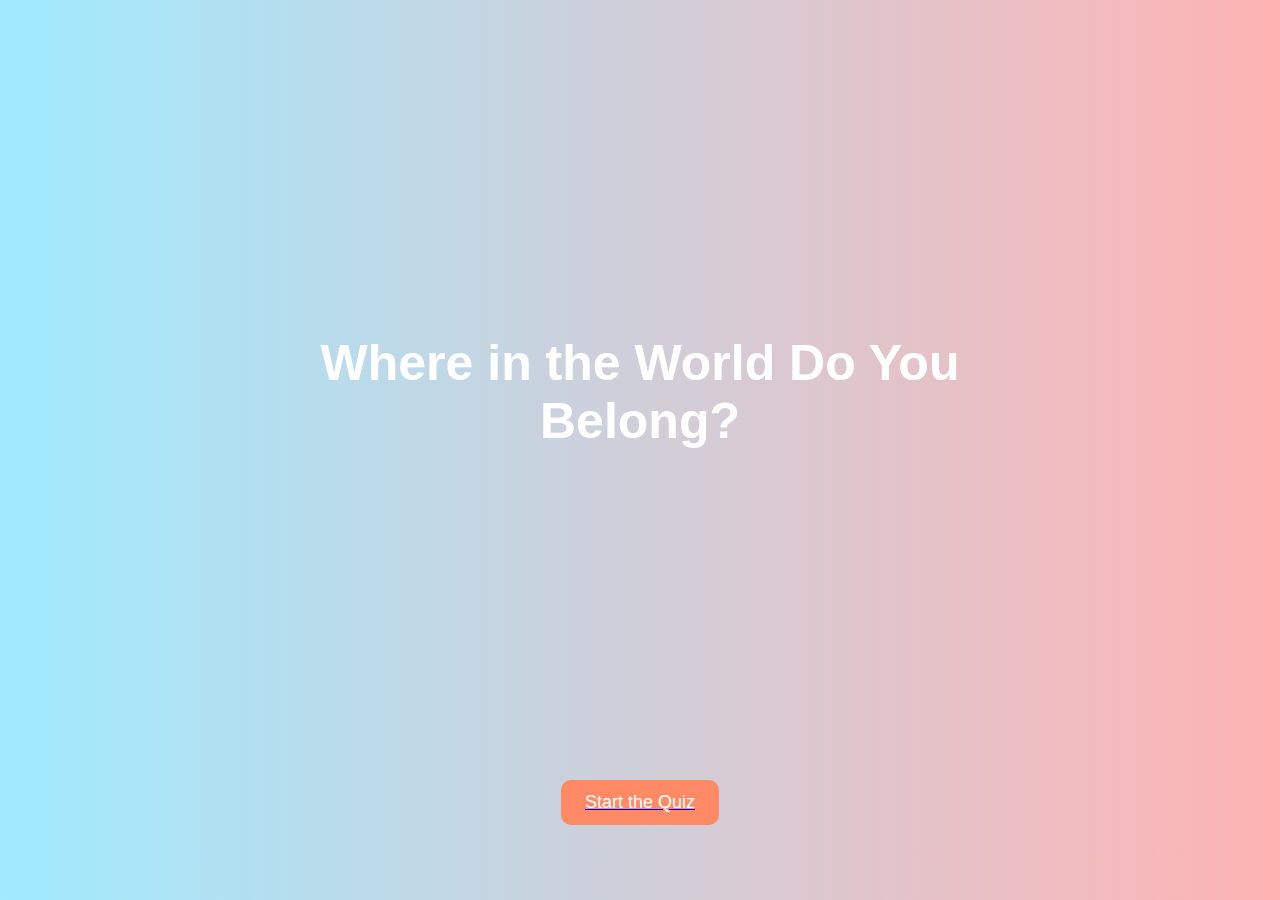
<file: quiz/index.html>
<!DOCTYPE html>
<html lang="en">
<head>
  <meta charset="UTF-8" />
  <title>Where in the World Do You Belong?</title>
  <link rel="stylesheet" href="quizmain.css" />

  <script src="../script.js" defer></script>
</head>
<body>
  <h1>Where in the World Do You Belong?</h1>
  <a href="quiz1.html">
    <button>Start the Quiz</button>
  </a>
</body>
</html>
</file>
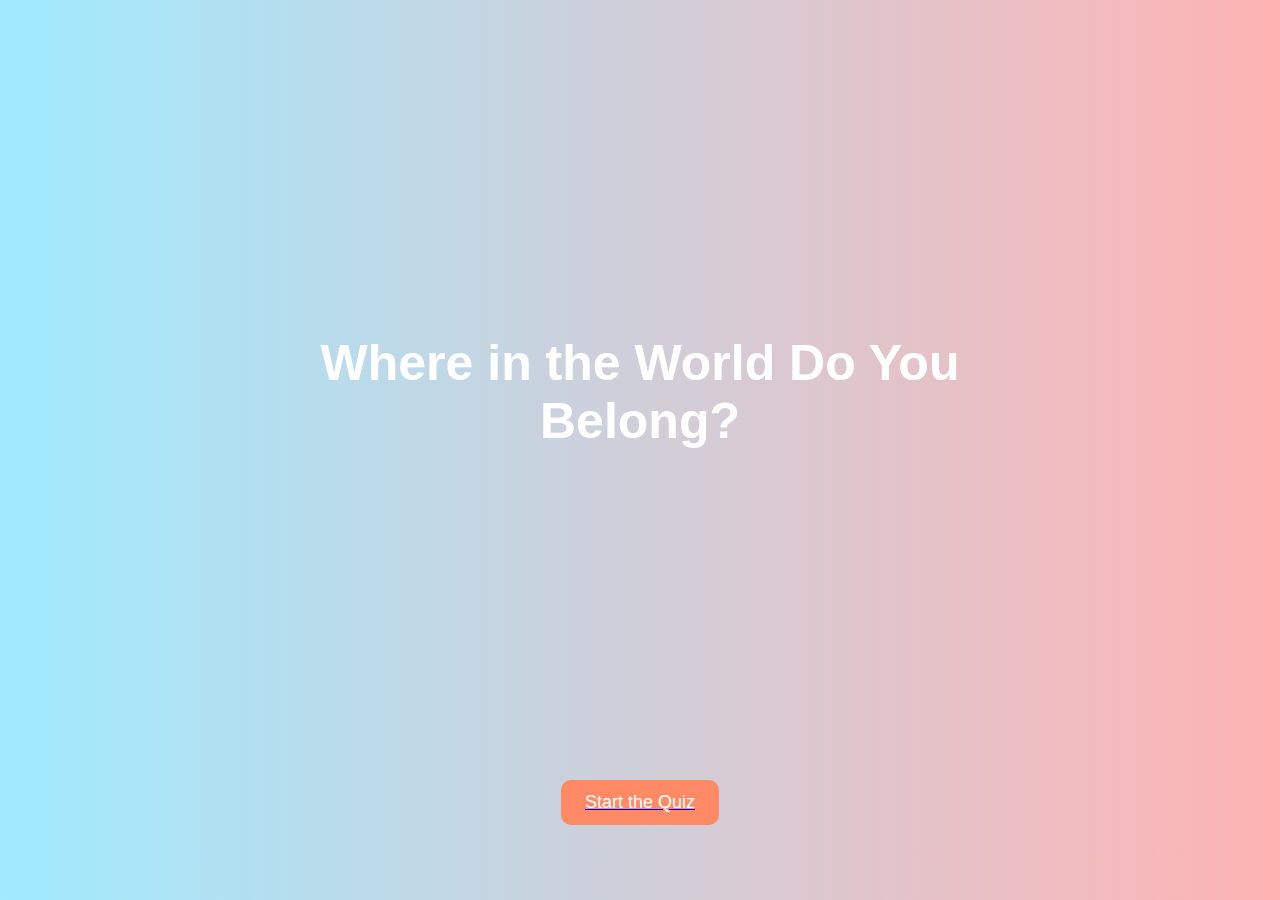
<file: javascript.html>
<!DOCTYPE html>
<html lang="en">
<head>
    <meta charset="UTF-8" />
    <title>Where in the World Do You Belong?</title>
    <link rel="stylesheet" href="quizmain.css" />
</head>
<h1>Where in the World Do You Belong?</h1>
<body>
    <a href="quiz1.html">
        <button>Start the Quiz</button>
    </a>
</body>

</html>
</file>
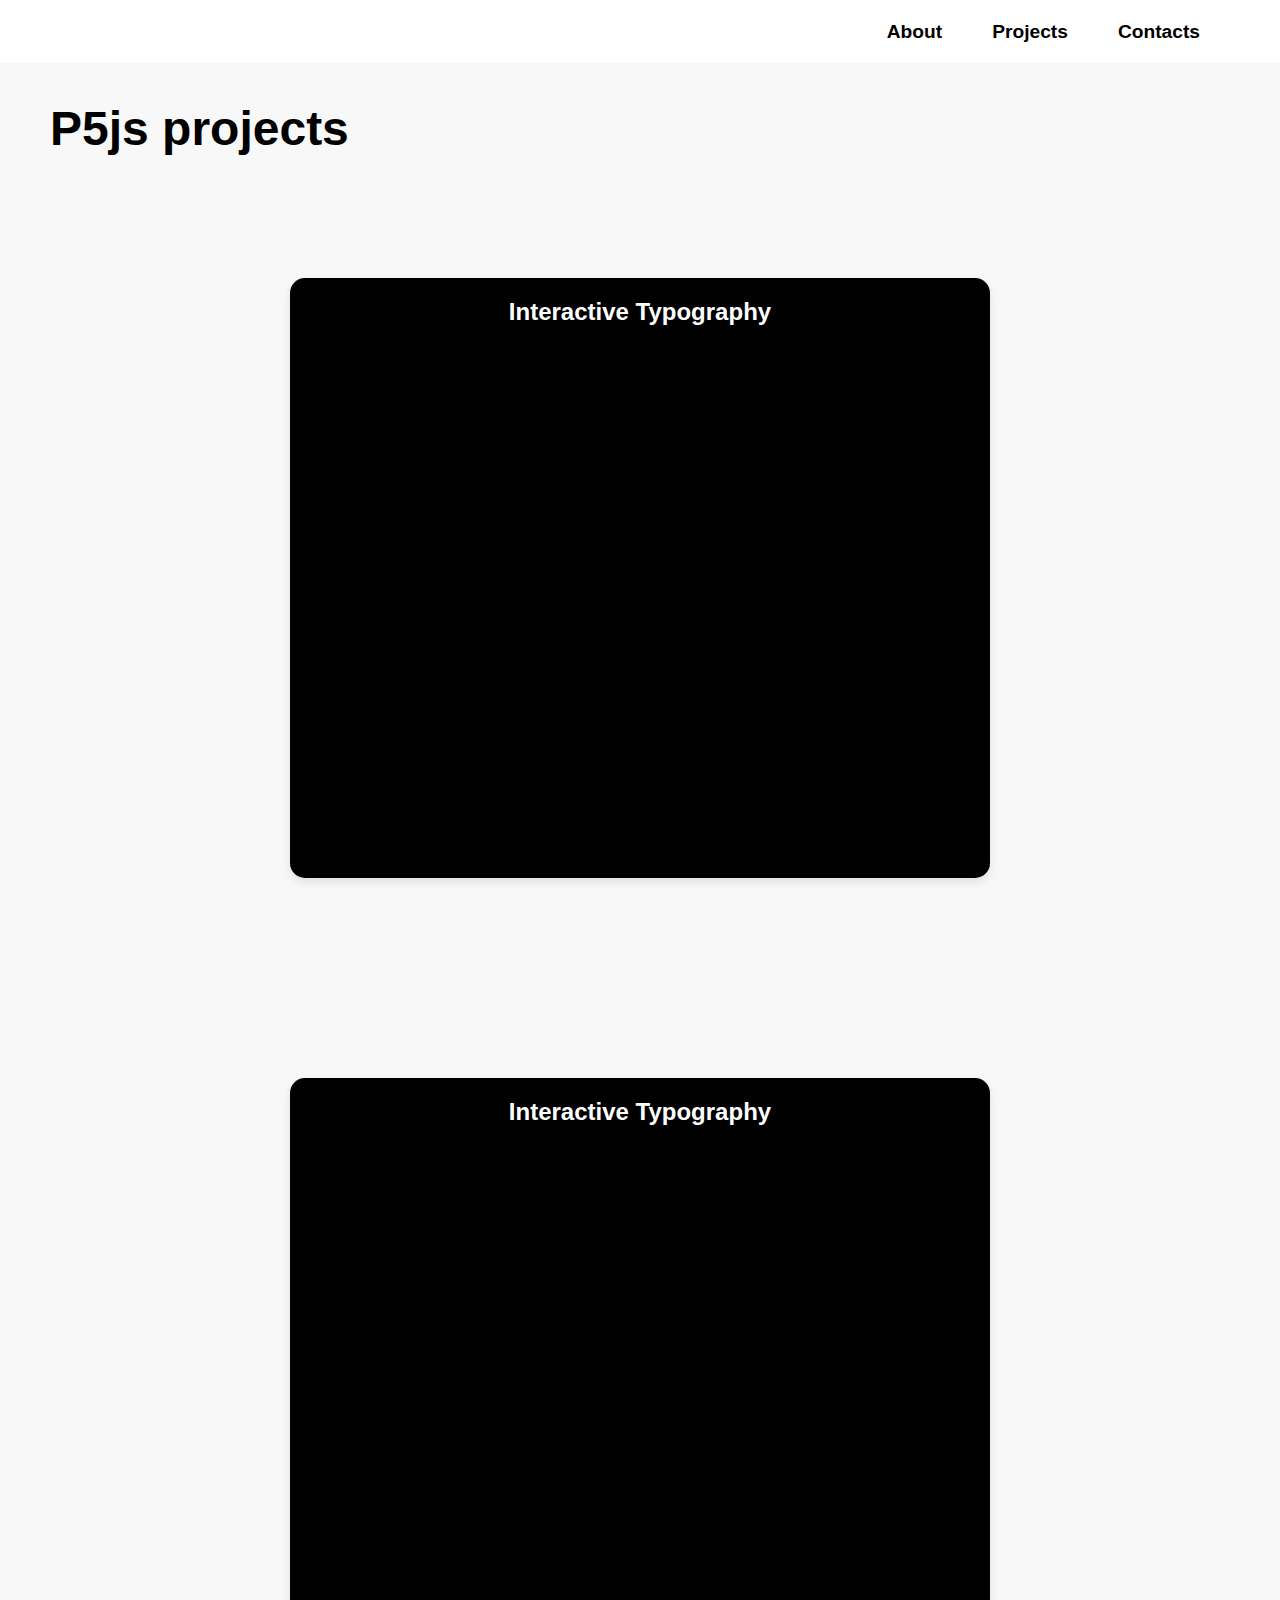
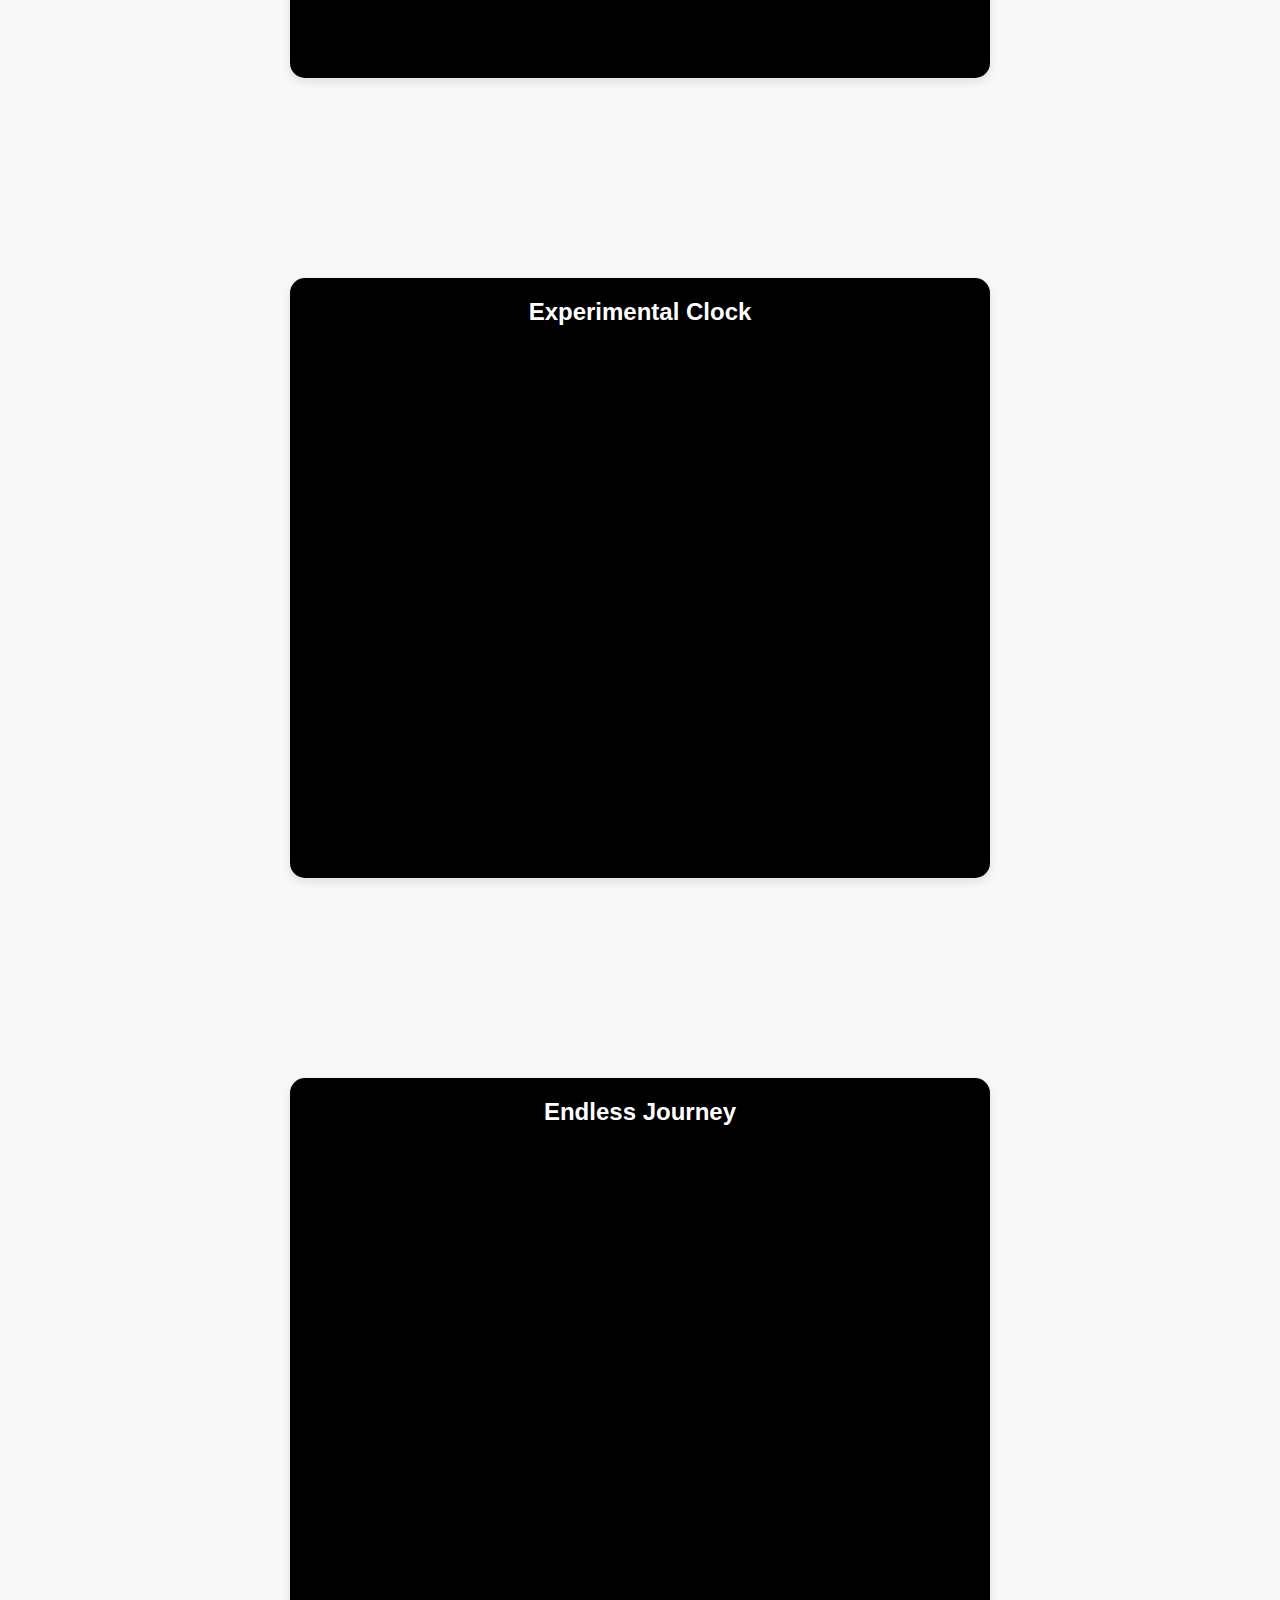
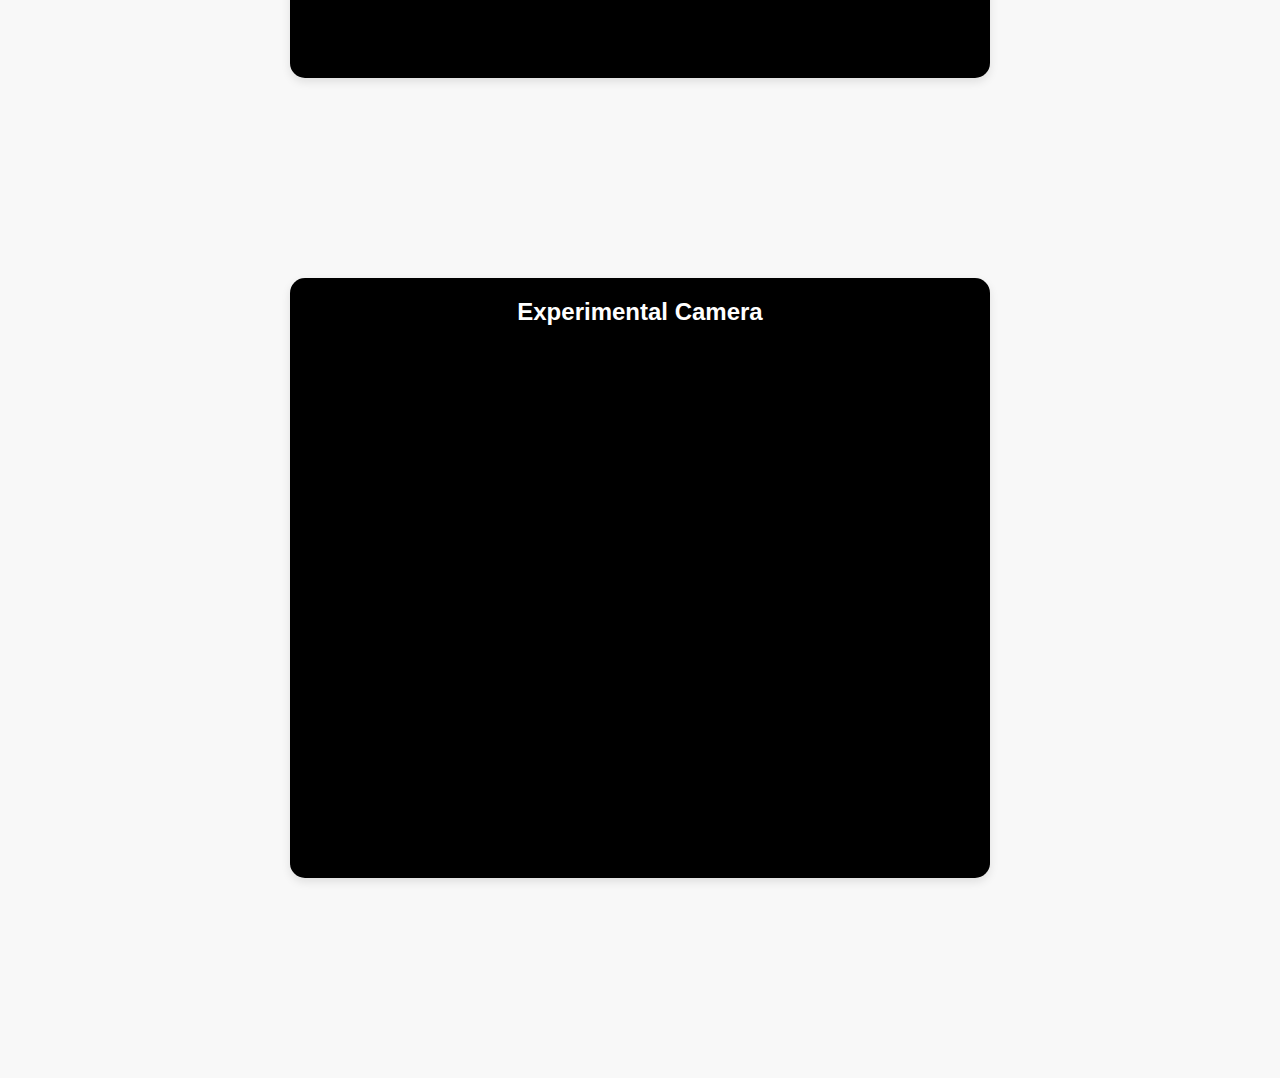
<file: p5js.html>
<!DOCTYPE html>
<html lang="en">
<head>
    <meta charset="UTF-8">
    <meta name="viewport" content="width=device-width, initial-scale=1.0">
    <title>P5.js Projects</title>

    <!-- 스타일 파일 -->
    <link rel="stylesheet" href="stylep5js.css">
</head>
<body>
    <header>
        <nav>
            <ul>
                <li><a href="index.html#About">About</a></li>
                <li><a href="index.html#Projects">Projects</a></li>
                <li><a href="index.html#Contacts">Contacts</a></li>
                
            </ul>
        </nav>
    </header>
    <section id="p5jsPage" class="p5js-section">
        <h1>P5js projects</h1>

    <main>
        <section id="P5jsPage" class="p5js-section">
            <div class="p5js-content">
                <div class="p5js-item">
                    <h2>Interactive Typography</h2>
                    <div class="p5js-frame">
                        <iframe 
                        src=https://editor.p5js.org/RainaYoo/full/ZCTosl9dA
                            width="600"
                            height="600"
                            style="border:none; border-radius: 10px;">
                        </iframe>
                    </div>
                </div>
            </div>
        </section>
   
            <!-- P5.js Projects 페이지 -->
            <section id="P5jsPage" class="p5js-section">
                <div class="p5js-content">
                    <div class="p5js-item">
                        <h2>Interactive Typography</h2>
                        <div class="p5js-frame">
                            <iframe 
                            src="https://editor.p5js.org/RainaYoo/full/QSn1y914t"
                                width="600"
                                height="600"
                                style="border:none; border-radius: 10px;">
                            </iframe>
                        </div>
                    </div>
                </div>
            </section>
            <section id="P5jsPage" class="p5js-section">
              <div class="p5js-content">
                  <div class="p5js-item">
                      <h2>Experimental Clock</h2>
                      <div class="p5js-frame">
                          <iframe 
                          src="https://editor.p5js.org/RainaYoo/full/MhYQZMDsJM"
                              width="600"
                              height="600"
                              style="border:none; border-radius: 10px;">
                          </iframe>
                      </div>
                  </div>
              </div>
          </section>
        
        <section id="P5jsPage" class="p5js-section">
          <div class="p5js-content">
              <div class="p5js-item">
                  <h2>Endless Journey</h2>
                  <div class="p5js-frame">
                      <iframe 
                      src="https://editor.p5js.org/RainaYoo/full/tlkIv35eC"
                          width="600"
                          height="600"
                          style="border:none; border-radius: 10px;">
                      </iframe>
                  </div>
              </div>
          </div>
      </section>

      <section id="P5jsPage" class="p5js-section">
        <div class="p5js-content">
            <div class="p5js-item">
                <h2>Experimental Camera</h2>
                <div class="p5js-frame">
                    <iframe src="https://editor.p5js.org/RainaYoo/full/_CehONSnA"
                    allow="autoplay;camera;microphone"
                        width="600"
                        height="600"
                        style="border:none; border-radius: 10px;">
                    </iframe>
                </div>
            </div>
        </div>
    </section>
    </main>
</body>
</html>
</file>
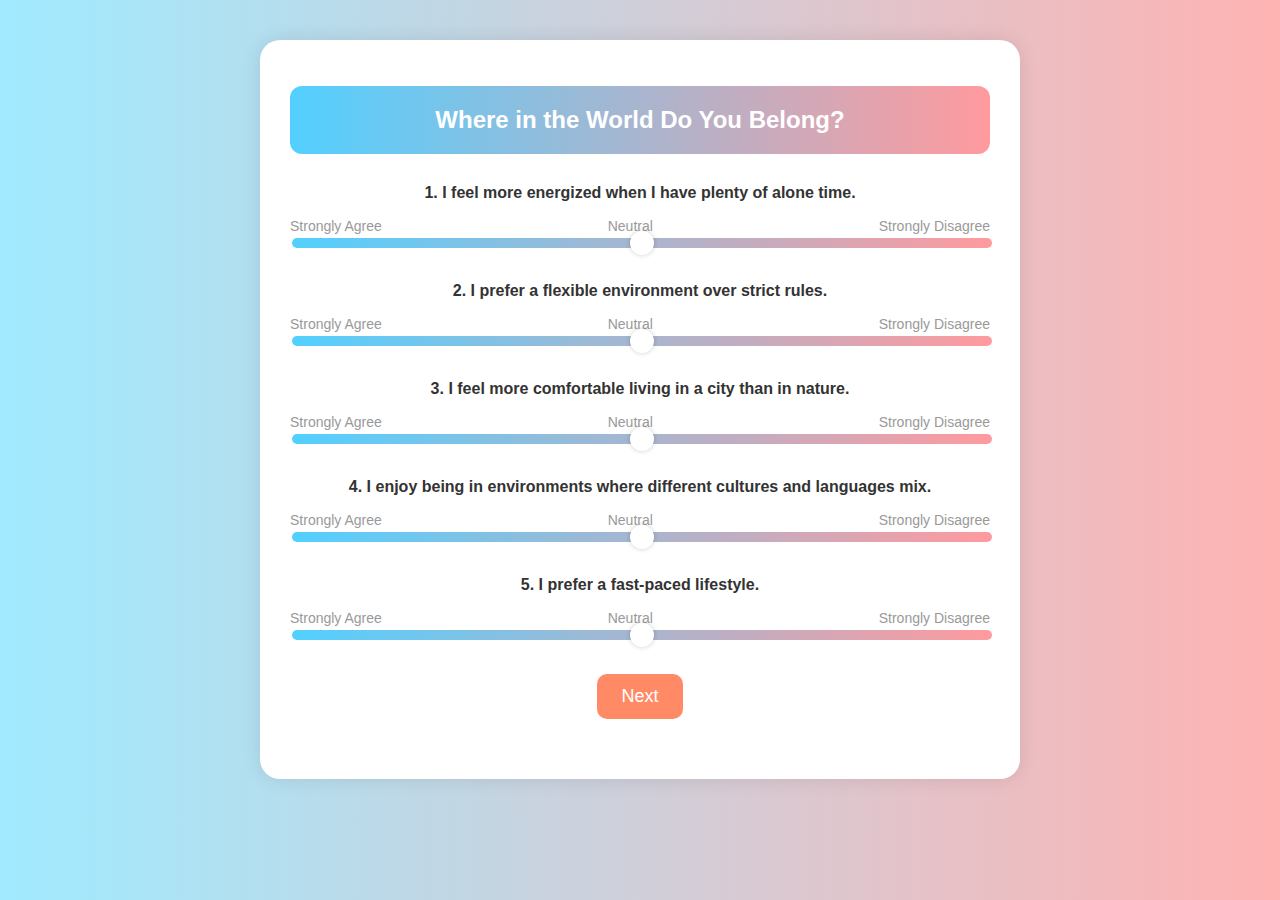
<file: quiz1.html>
<!DOCTYPE html>
<html lang="en">
<head>
  <meta charset="UTF-8" />
  <title>Where in the World Do You Belong?</title>
  <link rel="stylesheet" href="stylequiz.css" />
</head>
<body>
  <div class="container">
    <h1>Where in the World Do You Belong?</h1>
    
    <form id="quizForm">
      <!-- Questions 1 to 5 -->
      <div class="question">
        <p>1. I feel more energized when I have plenty of alone time.</p>
        <div class="labels"><span>Strongly Agree</span><span>Neutral</span><span>Strongly Disagree</span></div>
        <input type="range" min="0" max="100" value="50" />
      </div>
      <div class="question">
        <p>2. I prefer a flexible environment over strict rules.</p>
        <div class="labels"><span>Strongly Agree</span><span>Neutral</span><span>Strongly Disagree</span></div>
        <input type="range" min="0" max="100" value="50" />
      </div>
      <div class="question">
        <p>3. I feel more comfortable living in a city than in nature.</p>
        <div class="labels"><span>Strongly Agree</span><span>Neutral</span><span>Strongly Disagree</span></div>
        <input type="range" min="0" max="100" value="50" />
      </div>
      <div class="question">
        <p>4. I enjoy being in environments where different cultures and languages mix.</p>
        <div class="labels"><span>Strongly Agree</span><span>Neutral</span><span>Strongly Disagree</span></div>
        <input type="range" min="0" max="100" value="50" />
      </div>
      <div class="question">
        <p>5. I prefer a fast-paced lifestyle.</p>
        <div class="labels"><span>Strongly Agree</span><span>Neutral</span><span>Strongly Disagree</span></div>
        <input type="range" min="0" max="100" value="50" />
      </div>
      
      <button type="button" id="nextBtn">Next</button>
    </form>


  </div>
  <script src="script.js"></script>
</body>
</html>
</file>
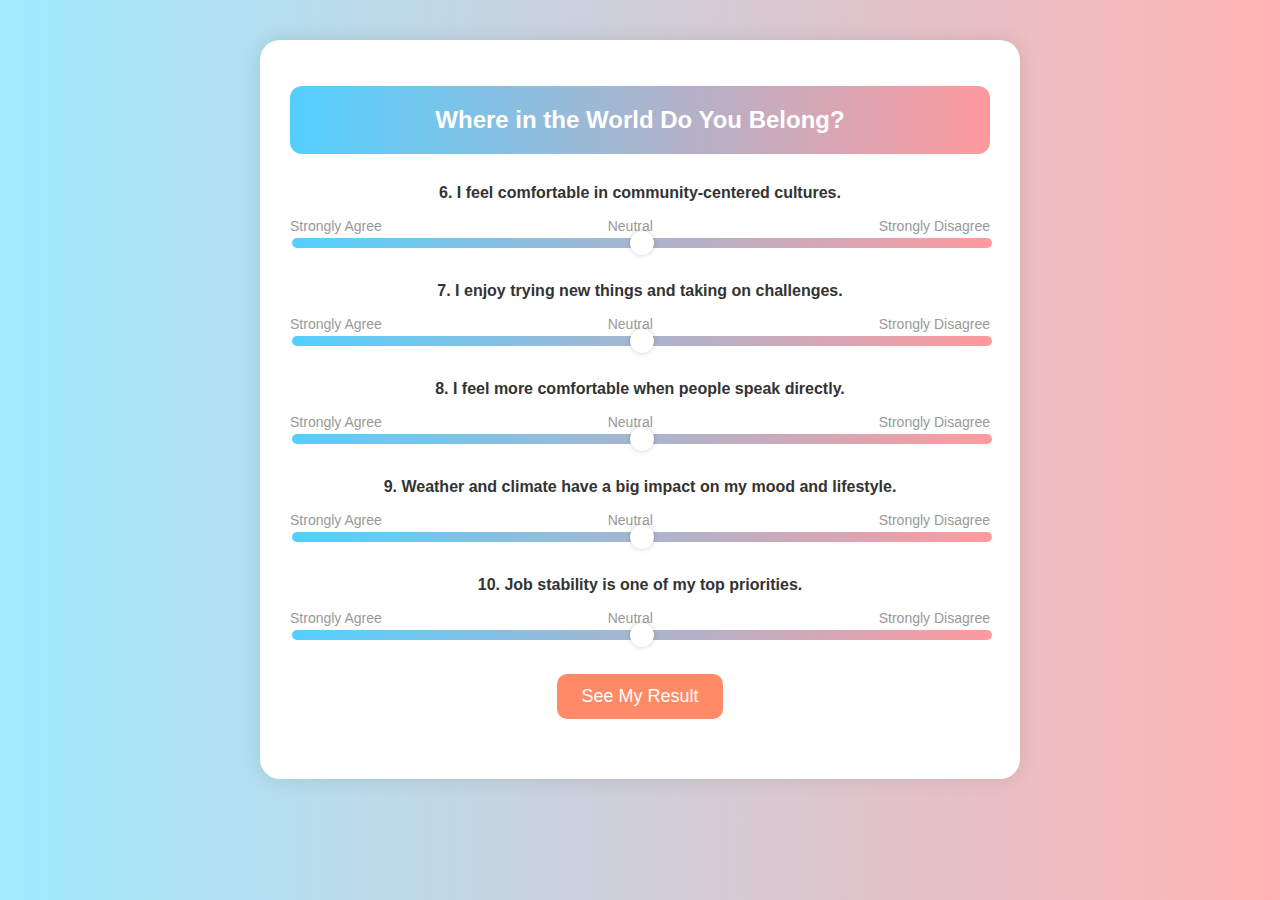
<file: quiz2.html>
<!DOCTYPE html>
<html lang="en">
<head>
  <meta charset="UTF-8" />
  <title>Where in the World Do You Belong?</title>
  <link rel="stylesheet" href="stylequiz.css" />
</head>
<body>
  <div class="container">
    <h1>Where in the World Do You Belong?</h1>
    <form id="quizForm">
      <!-- Questions 1 to 10 -->
      
      <div class="question">
        <p>6. I feel comfortable in community-centered cultures.</p>
        <div class="labels"><span>Strongly Agree</span><span>Neutral</span><span>Strongly Disagree</span></div>
        <input type="range" min="0" max="100" value="50" />
      </div>
      <div class="question">
        <p>7. I enjoy trying new things and taking on challenges.</p>
        <div class="labels"><span>Strongly Agree</span><span>Neutral</span><span>Strongly Disagree</span></div>
        <input type="range" min="0" max="100" value="50" />
      </div>
      <div class="question">
        <p>8. I feel more comfortable when people speak directly.</p>
        <div class="labels"><span>Strongly Agree</span><span>Neutral</span><span>Strongly Disagree</span></div>
        <input type="range" min="0" max="100" value="50" />
      </div>
      <div class="question">
        <p>9. Weather and climate have a big impact on my mood and lifestyle.</p>
        <div class="labels"><span>Strongly Agree</span><span>Neutral</span><span>Strongly Disagree</span></div>
        <input type="range" min="0" max="100" value="50" />
      </div>
      <div class="question">
        <p>10. Job stability is one of my top priorities.</p>
        <div class="labels"><span>Strongly Agree</span><span>Neutral</span><span>Strongly Disagree</span></div>
        <input type="range" min="0" max="100" value="50" />
      </div>

      <button type="button" id="submitBtn">See My Result</button>
    </form>

    
  </div>
  <script src="script.js"></script>
</body>
</html>
</file>
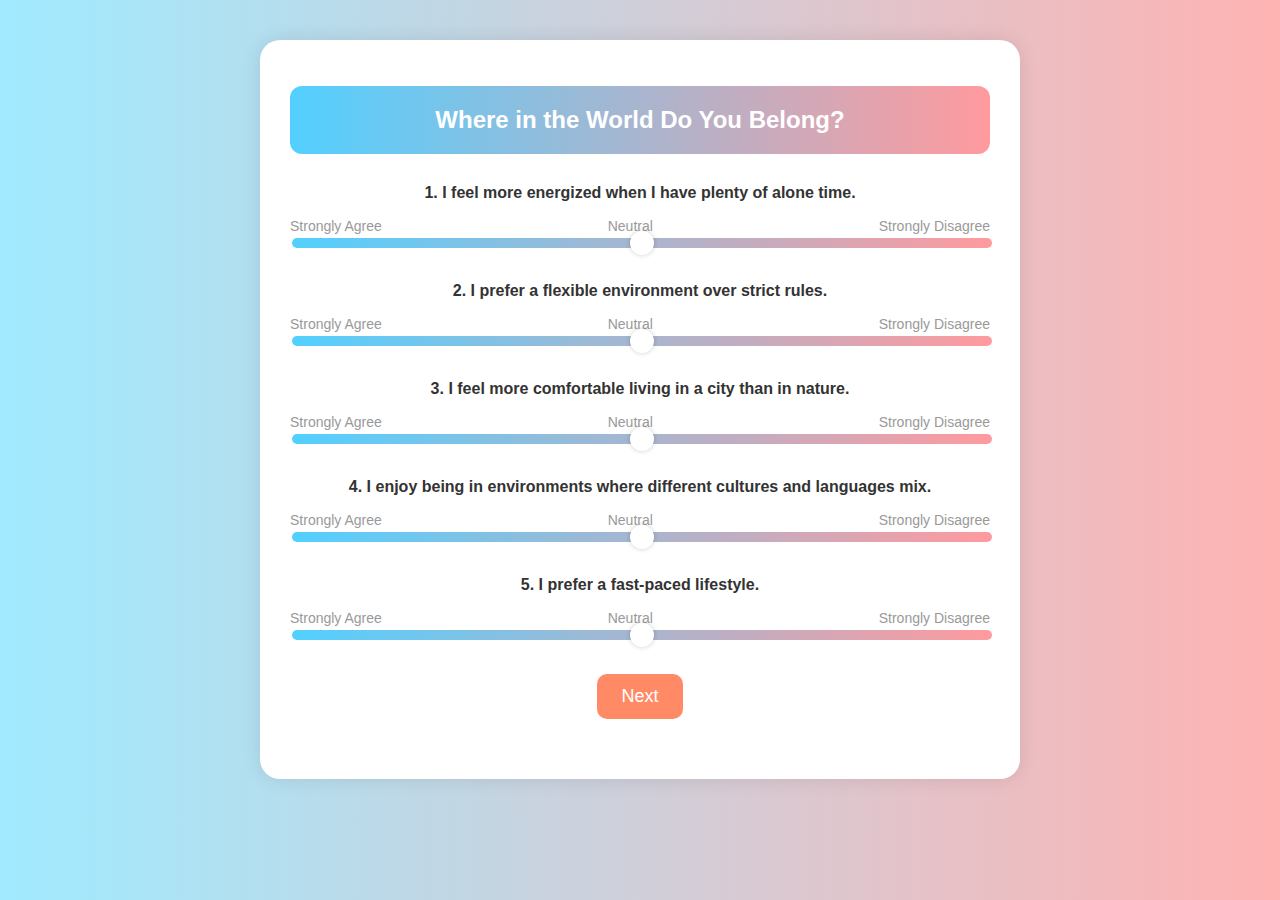
<file: quiz/quiz1.html>
<!DOCTYPE html>
<html lang="en">
<head>
  <meta charset="UTF-8" />
  <title>Where in the World Do You Belong?</title>
  <link rel="stylesheet" href="../stylequiz.css" />
</head>
<body>
  <div class="container">
    <h1>Where in the World Do You Belong?</h1>
    
    <form id="quizForm">
      <!-- Questions 1 to 5 -->
      <div class="question">
        <p>1. I feel more energized when I have plenty of alone time.</p>
        <div class="labels"><span>Strongly Agree</span><span>Neutral</span><span>Strongly Disagree</span></div>
        <input type="range" min="0" max="100" value="50" />
      </div>
      <div class="question">
        <p>2. I prefer a flexible environment over strict rules.</p>
        <div class="labels"><span>Strongly Agree</span><span>Neutral</span><span>Strongly Disagree</span></div>
        <input type="range" min="0" max="100" value="50" />
      </div>
      <div class="question">
        <p>3. I feel more comfortable living in a city than in nature.</p>
        <div class="labels"><span>Strongly Agree</span><span>Neutral</span><span>Strongly Disagree</span></div>
        <input type="range" min="0" max="100" value="50" />
      </div>
      <div class="question">
        <p>4. I enjoy being in environments where different cultures and languages mix.</p>
        <div class="labels"><span>Strongly Agree</span><span>Neutral</span><span>Strongly Disagree</span></div>
        <input type="range" min="0" max="100" value="50" />
      </div>
      <div class="question">
        <p>5. I prefer a fast-paced lifestyle.</p>
        <div class="labels"><span>Strongly Agree</span><span>Neutral</span><span>Strongly Disagree</span></div>
        <input type="range" min="0" max="100" value="50" />
      </div>
      
      <button type="button" id="nextBtn">Next</button>
    </form>


  </div>
  <script src="../script.js"></script>
</body>
</html>
</file>
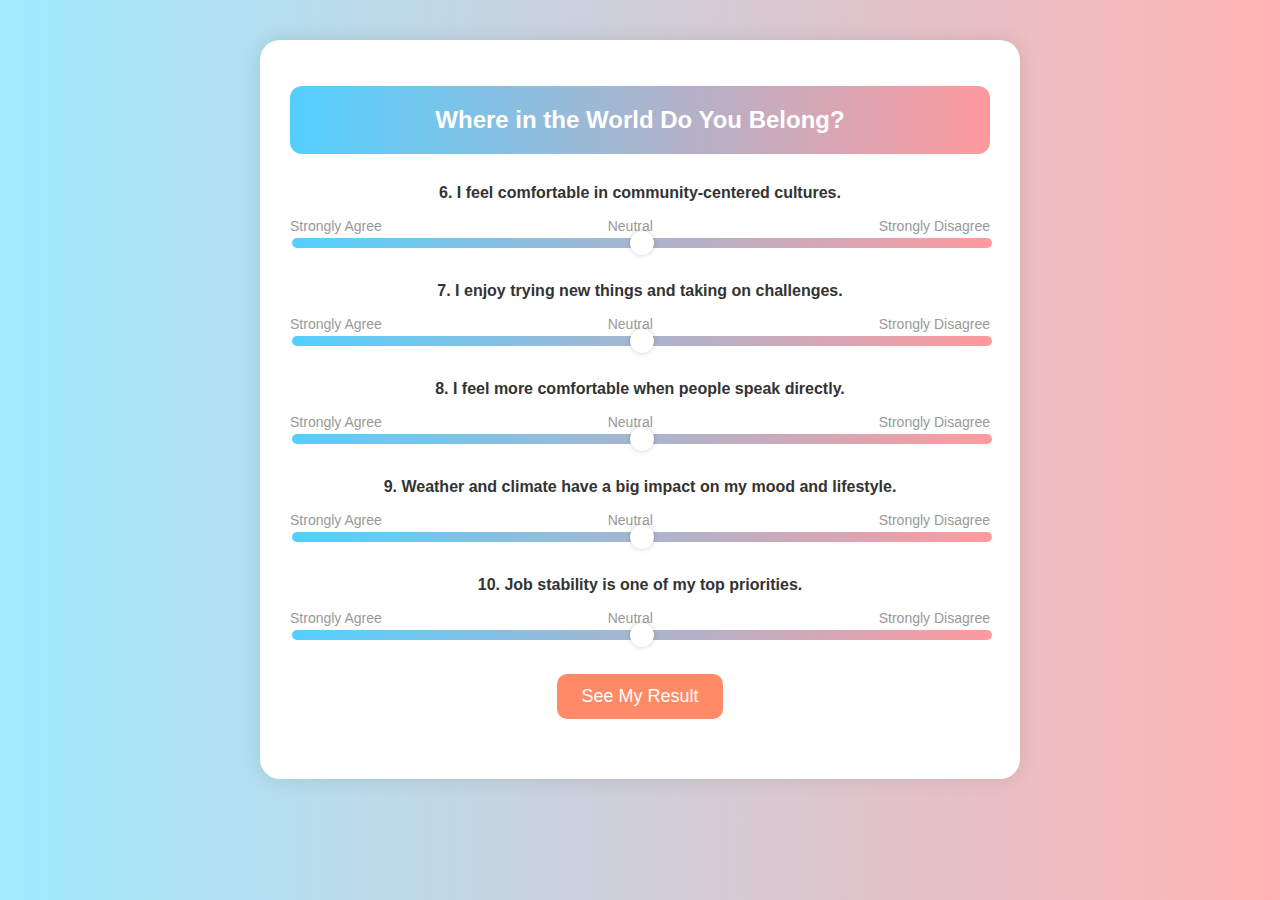
<file: quiz/quiz2.html>
<!DOCTYPE html>
<html lang="en">
<head>
  <meta charset="UTF-8" />
  <title>Where in the World Do You Belong?</title>
  <link rel="stylesheet" href="../stylequiz.css" />
</head>
<body>
  <div class="container">
    <h1>Where in the World Do You Belong?</h1>
    <form id="quizForm">
      <!-- Questions 1 to 10 -->
      
      <div class="question">
        <p>6. I feel comfortable in community-centered cultures.</p>
        <div class="labels"><span>Strongly Agree</span><span>Neutral</span><span>Strongly Disagree</span></div>
        <input type="range" min="0" max="100" value="50" />
      </div>
      <div class="question">
        <p>7. I enjoy trying new things and taking on challenges.</p>
        <div class="labels"><span>Strongly Agree</span><span>Neutral</span><span>Strongly Disagree</span></div>
        <input type="range" min="0" max="100" value="50" />
      </div>
      <div class="question">
        <p>8. I feel more comfortable when people speak directly.</p>
        <div class="labels"><span>Strongly Agree</span><span>Neutral</span><span>Strongly Disagree</span></div>
        <input type="range" min="0" max="100" value="50" />
      </div>
      <div class="question">
        <p>9. Weather and climate have a big impact on my mood and lifestyle.</p>
        <div class="labels"><span>Strongly Agree</span><span>Neutral</span><span>Strongly Disagree</span></div>
        <input type="range" min="0" max="100" value="50" />
      </div>
      <div class="question">
        <p>10. Job stability is one of my top priorities.</p>
        <div class="labels"><span>Strongly Agree</span><span>Neutral</span><span>Strongly Disagree</span></div>
        <input type="range" min="0" max="100" value="50" />
      </div>

      <button type="button" id="submitBtn">See My Result</button>
    </form>

    
  </div>
  <script src="../script.js"></script>
</body>
</html>
</file>
<file: quiz/quizmain.css>
body {
    font-family: Arial, sans-serif;
    background: linear-gradient(to right, #a0eaff, #ffb3b3);
    margin: 0;
    padding: 0;
    color: #333;
  }
  
  h1 {
    text-align:center;
    color: white;
    padding: 300px;
    border-radius: 12px;
    font-size: 50px;
    margin-bottom: 0px;
  }
  button,
  .button-link {
    display: block;
    margin: 30px auto;
    padding: 12px 24px;
    font-size: 18px;
    background: #ff8a65;
    color: white;
    border: none;
    border-radius: 10px;
    cursor: pointer;
    text-align: center;
    text-decoration: none;
    transition: background 0.3s;
  }
  
  .button-link:hover {
    background: #ff7043;
  }
</file>
<file: quizmain.css>
body {
    font-family: Arial, sans-serif;
    background: linear-gradient(to right, #a0eaff, #ffb3b3);
    margin: 0;
    padding: 0;
    color: #333;
  }
  
  h1 {
    text-align:center;
    color: white;
    padding: 300px;
    border-radius: 12px;
    font-size: 50px;
    margin-bottom: 0px;
  }
  button,
  .button-link {
    display: block;
    margin: 30px auto;
    padding: 12px 24px;
    font-size: 18px;
    background: #ff8a65;
    color: white;
    border: none;
    border-radius: 10px;
    cursor: pointer;
    text-align: center;
    text-decoration: none;
    transition: background 0.3s;
  }
  
  .button-link:hover {
    background: #ff7043;
  }
</file>
<file: stylep5js.css>
/* 부드러운 스크롤 적용 */
html {
    scroll-behavior: smooth;
}

/* 전체 리셋 */
* {
    margin: 0;
    padding: 0;
    box-sizing: border-box;
}

body {
    font-family: 'Pretendard', sans-serif;
    background: linear-gradient(to bottom, #000000, #ffffff);
    color: rgb(255, 255, 255);
    line-height: 1.2;
    margin: 0;
}

header {
    display: flex;
    justify-content: flex-end;
    padding: 20px 80px;
    background: #ffffff;
    position: fixed; /* 네비게이션 고정 */
    top: 0;
    width: 100%;
    z-index: 1000;
}

header ul {
    list-style: none;
    display: flex;
    gap: 50px;
}

header ul li a {
    font-weight: bold;
    font-size: 1.2rem;
    text-decoration: none;
    color: #000000;
    transition: color 0.3s;
}

header ul li a:hover {
    color: #ffcc00;
}
.p5js-section {
    padding: 100px 50px;
    background: #f8f8f8;
    text-align: left;
}

.p5js-section h1 {
    font-size: 3rem;
    margin-bottom: 20px;
    color: #000;
    
}

.p5js-content {
    display: flex;
    flex-direction: column;
    gap: 10px; /* 줄인 값 (기존 40px → 20px) */
    justify-content: center;
    align-items: center;
}


.p5js-item {
    display: flex;
    flex-direction: column;
    align-items: center;
    margin-bottom: 0;
    background: #000000;
    border-radius: 15px;
    padding: 20px;
    color: #fff;
    box-shadow: 0 4px 10px rgba(0, 0, 0, 0.1);
    width: 700px; /* 고정된 넓이 */
    height: 600px; /* 고정된 높이 */
    overflow: hidden; /* 내부 내용이 넘치지 않도록 */
}

.p5js-frame {
    width: 600px; /* 고정된 프레임 넓이 */
    height: 600px; /* 고정된 프레임 높이 */
    background: #000;
    border-radius: 10px;
    display: flex;
    justify-content: center;
    align-items: center;
    margin-bottom: 30px;
    overflow: hidden;
}

.p5js-frame img {
    width: 100%;
    height: 100%;
    object-fit: cover;
    border-radius: 10px;
}

.p5js-item h2 {
    font-size: 1.5rem;
    margin-bottom: 10px;
    color: #fff;
}

.p5js-item p {
    font-size: 1rem;
    line-height: 1.6;
    color: #ddd;
    text-align: center;
    flex-shrink: 0; /* 텍스트가 크기를 변화시키지 않도록 고정 */
    max-height: 80px; /* 최대 높이 제한 */
    overflow: hidden; /* 넘치는 텍스트 숨기기 */
    text-overflow: ellipsis; /* 말줄임표 추가 */
}
</file>
<file: stylequiz.css>
body {
    font-family: Arial, sans-serif;
    background: linear-gradient(to right, #a0eaff, #ffb3b3);
    margin: 0;
    padding: 0;
    color: #333;
  }
  
  .container {
    max-width: 700px;
    margin: 40px auto;
    padding: 30px;
    background: white;
    border-radius: 20px;
    box-shadow: 0 0 20px rgba(0, 0, 0, 0.1);
  }
  
  h1 {
    text-align: center;
    background: linear-gradient(to right, #52d0ff, #ff9a9e);
    color: white;
    padding: 20px;
    border-radius: 12px;
    font-size: 24px;
    margin-bottom: 30px;
  }
  
  .question {
    margin-bottom: 30px;
  }
  
  .question p {
    font-weight: bold;
    text-align: center;
  }
  
  .labels {
    display: flex;
    justify-content: space-between;
    font-size: 14px;
    color: #999;
  }
  
  input[type="range"] {
    width: 100%;
    height: 10px;
    border-radius: 10px;
    background: linear-gradient(to right, #52d0ff, #ff9a9e);
    outline: none;
    -webkit-appearance: none;
  }
  
  input[type="range"]::-webkit-slider-thumb {
    -webkit-appearance: none;
    height: 24px;
    width: 24px;
    background: white;
    border-radius: 50%;
    cursor: pointer;
    box-shadow: 0 0 5px rgba(0, 0, 0, 0.2);
  }
  
  button,
  .button-link {
    display: block;
    margin: 30px auto;
    padding: 12px 24px;
    font-size: 18px;
    background: #ff8a65;
    color: white;
    border: none;
    border-radius: 10px;
    cursor: pointer;
    text-align: center;
    text-decoration: none;
    transition: background 0.3s;
  }
  
  .button-link:hover {
    background: #ff7043;
  }
  
  .result-box {
    text-align: center;
    background: #fefefe;
    padding: 30px;
    margin-top: 20px;
    border-radius: 16px;
    box-shadow: 0 4px 16px rgba(0, 0, 0, 0.1);
  }
  
  .result-box img {
    width: 100%;
    max-width: 300px;
    aspect-ratio: 1 / 1;
    object-fit: cover;
    display: block;
    margin: 1rem auto 0 auto;
    border-radius: 16px;
  }
</file>
